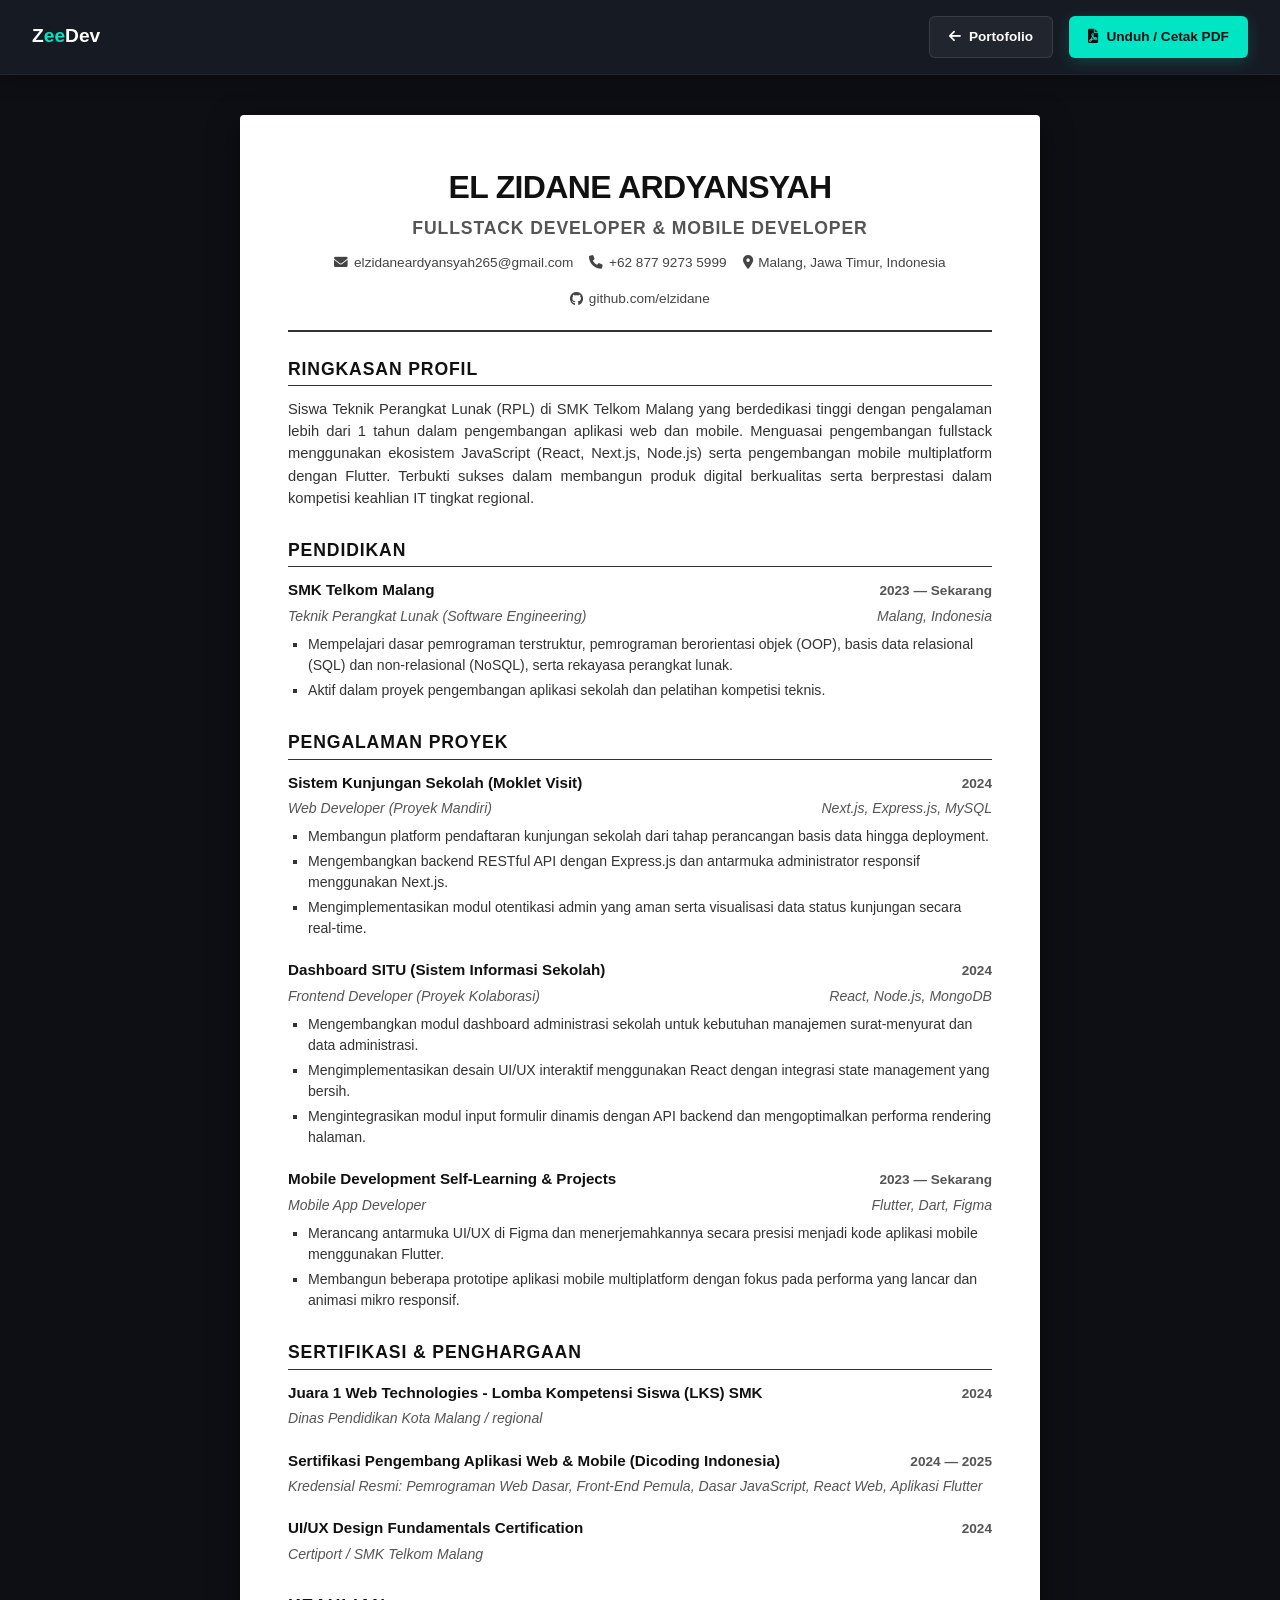
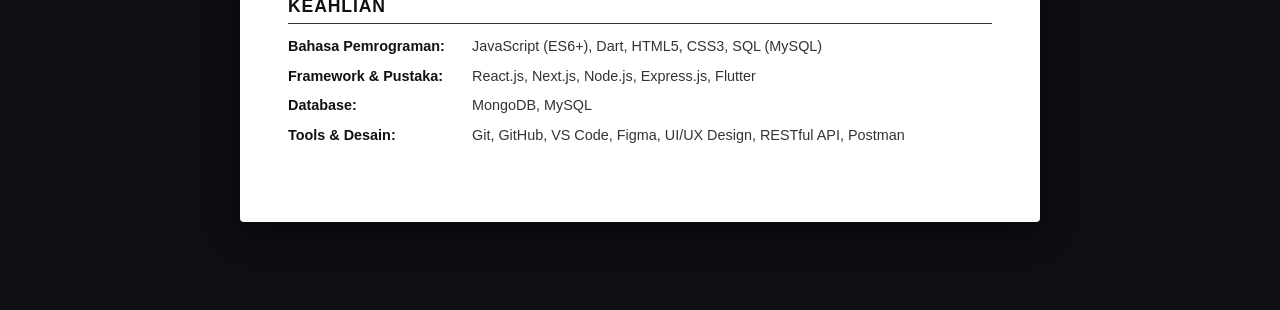
<file: cv.html>
<!DOCTYPE html>
<html lang="id">
<head>
    <meta charset="UTF-8">
    <meta name="viewport" content="width=device-width, initial-scale=1.0">
    <title>CV EL Zidane Ardyansyah - ATS Friendly</title>
    <link rel="stylesheet" href="https://cdnjs.cloudflare.com/ajax/libs/font-awesome/6.0.0/css/all.min.css">
    <style>
        :root {
            --bg-color: #0d0f14;
            --text-color: #333333;
            --header-bg: #161a23;
            --accent-color: #00e5c3;
            --accent-blue: #5b7fff;
            --border-color: #e0e0e0;
            --font-main: 'Arial', sans-serif;
            --paper-bg: #ffffff;
        }

        * {
            box-sizing: border-box;
            margin: 0;
            padding: 0;
        }

        body {
            font-family: var(--font-main);
            background-color: var(--bg-color);
            color: var(--text-color);
            line-height: 1.5;
            padding-bottom: 3rem;
        }

        /* ─── SCREEN CONTROLS ────────────────────────────────────── */
        .controls-bar {
            background-color: var(--header-bg);
            border-bottom: 1px solid rgba(255, 255, 255, 0.05);
            padding: 1rem 2rem;
            display: flex;
            justify-content: space-between;
            align-items: center;
            position: sticky;
            top: 0;
            z-index: 100;
            box-shadow: 0 4px 20px rgba(0, 0, 0, 0.3);
        }

        .controls-logo {
            color: #ffffff;
            font-weight: 700;
            font-size: 1.2rem;
            text-decoration: none;
        }
        .controls-logo span {
            color: var(--accent-color);
        }

        .controls-btns {
            display: flex;
            gap: 1rem;
        }

        .btn {
            display: inline-flex;
            align-items: center;
            gap: 0.5rem;
            padding: 0.6rem 1.2rem;
            border-radius: 6px;
            font-size: 0.85rem;
            font-weight: 600;
            cursor: pointer;
            text-decoration: none;
            transition: all 0.3s ease;
            border: none;
        }

        .btn-back {
            background-color: rgba(255, 255, 255, 0.05);
            color: #ffffff;
            border: 1px solid rgba(255, 255, 255, 0.1);
        }

        .btn-back:hover {
            background-color: rgba(255, 255, 255, 0.1);
            color: var(--accent-blue);
        }

        .btn-print {
            background-color: var(--accent-color);
            color: #0d0f14;
            box-shadow: 0 4px 15px rgba(0, 229, 195, 0.2);
        }

        .btn-print:hover {
            background-color: #00c4a6;
            transform: translateY(-2px);
        }

        /* ─── RESUME CONTAINER (PAPER WRAP) ──────────────────────── */
        .resume-wrapper {
            max-width: 800px;
            margin: 2.5rem auto;
            background-color: var(--paper-bg);
            padding: 3rem;
            box-shadow: 0 10px 30px rgba(0, 0, 0, 0.5);
            border-radius: 4px;
        }

        /* ─── ATS RESUME FORMAT ──────────────────────────────────── */
        .cv-header {
            text-align: center;
            border-bottom: 2px solid #333;
            padding-bottom: 1.25rem;
            margin-bottom: 1.5rem;
        }

        .cv-name {
            font-size: 2rem;
            font-weight: bold;
            letter-spacing: -0.02em;
            color: #111111;
            margin-bottom: 0.25rem;
            text-transform: uppercase;
        }

        .cv-title {
            font-size: 1.1rem;
            font-weight: 600;
            color: #555555;
            margin-bottom: 0.75rem;
            text-transform: uppercase;
            letter-spacing: 0.05em;
        }

        .cv-contact {
            display: flex;
            justify-content: center;
            flex-wrap: wrap;
            gap: 1rem;
            font-size: 0.85rem;
            color: #444444;
        }

        .cv-contact span {
            display: flex;
            align-items: center;
            gap: 0.35rem;
        }

        .cv-contact a {
            color: #444444;
            text-decoration: none;
        }

        .cv-contact a:hover {
            text-decoration: underline;
        }

        /* Section Layout */
        .cv-section {
            margin-bottom: 1.75rem;
        }

        .cv-section-title {
            font-size: 1.1rem;
            font-weight: bold;
            color: #111111;
            border-bottom: 1px solid #333;
            padding-bottom: 0.2rem;
            margin-bottom: 0.75rem;
            text-transform: uppercase;
            letter-spacing: 0.05em;
        }

        .cv-summary-text {
            font-size: 0.92rem;
            color: #333333;
            text-align: justify;
        }

        /* Timeline Items */
        .cv-item {
            margin-bottom: 1.25rem;
        }
        .cv-item:last-child {
            margin-bottom: 0;
        }

        .cv-item-header {
            display: flex;
            justify-content: space-between;
            align-items: baseline;
            margin-bottom: 0.25rem;
        }

        .cv-item-title {
            font-size: 0.95rem;
            font-weight: bold;
            color: #111111;
        }

        .cv-item-date {
            font-size: 0.85rem;
            font-weight: 600;
            color: #555555;
        }

        .cv-item-sub {
            display: flex;
            justify-content: space-between;
            font-size: 0.88rem;
            font-style: italic;
            color: #555555;
            margin-bottom: 0.4rem;
        }

        .cv-item-bullets {
            list-style-type: square;
            margin-left: 1.25rem;
            font-size: 0.88rem;
            color: #333333;
        }

        .cv-item-bullets li {
            margin-bottom: 0.25rem;
        }

        /* Skills Lists */
        .skills-container {
            display: flex;
            flex-direction: column;
            gap: 0.5rem;
        }

        .skills-row {
            font-size: 0.9rem;
            color: #333333;
        }

        .skills-label {
            font-weight: bold;
            color: #111111;
            display: inline-block;
            width: 180px;
        }

        /* ─── PRINT MEDIA INSTRUCTIONS ──────────────────────────── */
        @media print {
            body {
                background-color: #ffffff;
                color: #000000;
                padding-bottom: 0;
            }

            .controls-bar {
                display: none !important;
            }

            .resume-wrapper {
                margin: 0;
                padding: 0;
                box-shadow: none;
                max-width: 100%;
                background-color: #ffffff;
            }

            /* Margins optimized for standard A4 */
            @page {
                size: A4;
                margin: 1.5cm;
            }

            a {
                text-decoration: none;
                color: #000000;
            }
        }
    </style>
</head>
<body>

    <!-- CONTROL BAR (Screen Only) -->
    <div class="controls-bar">
        <a href="index.html" class="controls-logo">Z<span>ee</span>Dev</a>
        <div class="controls-btns">
            <a href="index.html" class="btn btn-back"><i class="fas fa-arrow-left"></i> Portofolio</a>
            <button onclick="window.print()" class="btn btn-print"><i class="fas fa-file-pdf"></i> Unduh / Cetak PDF</button>
        </div>
    </div>

    <!-- ATS RESUME MAIN PAGE -->
    <div class="resume-wrapper">
        
        <!-- HEADER CONTACT -->
        <header class="cv-header">
            <h1 class="cv-name">EL Zidane Ardyansyah</h1>
            <div class="cv-title">Fullstack Developer & Mobile Developer</div>
            <div class="cv-contact">
                <span><i class="fas fa-envelope"></i> <a href="mailto:elzidaneardyansyah265@gmail.com">elzidaneardyansyah265@gmail.com</a></span>
                <span><i class="fas fa-phone"></i> +62 877 9273 5999</span>
                <span><i class="fas fa-map-marker-alt"></i> Malang, Jawa Timur, Indonesia</span>
                <span><i class="fab fa-github"></i> <a href="https://github.com/elzidane" target="_blank">github.com/elzidane</a></span>
            </div>
        </header>

        <!-- PROFILE SUMMARY -->
        <section class="cv-section">
            <h2 class="cv-section-title">Ringkasan Profil</h2>
            <p class="cv-summary-text">
                Siswa Teknik Perangkat Lunak (RPL) di SMK Telkom Malang yang berdedikasi tinggi dengan pengalaman lebih dari 1 tahun dalam pengembangan aplikasi web dan mobile. Menguasai pengembangan fullstack menggunakan ekosistem JavaScript (React, Next.js, Node.js) serta pengembangan mobile multiplatform dengan Flutter. Terbukti sukses dalam membangun produk digital berkualitas serta berprestasi dalam kompetisi keahlian IT tingkat regional.
            </p>
        </section>

        <!-- EDUCATION -->
        <section class="cv-section">
            <h2 class="cv-section-title">Pendidikan</h2>
            <div class="cv-item">
                <div class="cv-item-header">
                    <span class="cv-item-title">SMK Telkom Malang</span>
                    <span class="cv-item-date">2023 — Sekarang</span>
                </div>
                <div class="cv-item-sub">
                    <span>Teknik Perangkat Lunak (Software Engineering)</span>
                    <span>Malang, Indonesia</span>
                </div>
                <ul class="cv-item-bullets">
                    <li>Mempelajari dasar pemrograman terstruktur, pemrograman berorientasi objek (OOP), basis data relasional (SQL) dan non-relasional (NoSQL), serta rekayasa perangkat lunak.</li>
                    <li>Aktif dalam proyek pengembangan aplikasi sekolah dan pelatihan kompetisi teknis.</li>
                </ul>
            </div>
        </section>

        <!-- PROJECT EXPERIENCE -->
        <section class="cv-section">
            <h2 class="cv-section-title">Pengalaman Proyek</h2>
            
            <!-- Project 1 -->
            <div class="cv-item">
                <div class="cv-item-header">
                    <span class="cv-item-title">Sistem Kunjungan Sekolah (Moklet Visit)</span>
                    <span class="cv-item-date">2024</span>
                </div>
                <div class="cv-item-sub">
                    <span>Web Developer (Proyek Mandiri)</span>
                    <span>Next.js, Express.js, MySQL</span>
                </div>
                <ul class="cv-item-bullets">
                    <li>Membangun platform pendaftaran kunjungan sekolah dari tahap perancangan basis data hingga deployment.</li>
                    <li>Mengembangkan backend RESTful API dengan Express.js dan antarmuka administrator responsif menggunakan Next.js.</li>
                    <li>Mengimplementasikan modul otentikasi admin yang aman serta visualisasi data status kunjungan secara real-time.</li>
                </ul>
            </div>

            <!-- Project 2 -->
            <div class="cv-item">
                <div class="cv-item-header">
                    <span class="cv-item-title">Dashboard SITU (Sistem Informasi Sekolah)</span>
                    <span class="cv-item-date">2024</span>
                </div>
                <div class="cv-item-sub">
                    <span>Frontend Developer (Proyek Kolaborasi)</span>
                    <span>React, Node.js, MongoDB</span>
                </div>
                <ul class="cv-item-bullets">
                    <li>Mengembangkan modul dashboard administrasi sekolah untuk kebutuhan manajemen surat-menyurat dan data administrasi.</li>
                    <li>Mengimplementasikan desain UI/UX interaktif menggunakan React dengan integrasi state management yang bersih.</li>
                    <li>Mengintegrasikan modul input formulir dinamis dengan API backend dan mengoptimalkan performa rendering halaman.</li>
                </ul>
            </div>

            <!-- Project 3 -->
            <div class="cv-item">
                <div class="cv-item-header">
                    <span class="cv-item-title">Mobile Development Self-Learning & Projects</span>
                    <span class="cv-item-date">2023 — Sekarang</span>
                </div>
                <div class="cv-item-sub">
                    <span>Mobile App Developer</span>
                    <span>Flutter, Dart, Figma</span>
                </div>
                <ul class="cv-item-bullets">
                    <li>Merancang antarmuka UI/UX di Figma dan menerjemahkannya secara presisi menjadi kode aplikasi mobile menggunakan Flutter.</li>
                    <li>Membangun beberapa prototipe aplikasi mobile multiplatform dengan fokus pada performa yang lancar dan animasi mikro responsif.</li>
                </ul>
            </div>
        </section>

        <!-- CERTIFICATES & ACHIEVEMENTS -->
        <section class="cv-section">
            <h2 class="cv-section-title">Sertifikasi & Penghargaan</h2>
            <div class="cv-item">
                <div class="cv-item-header">
                    <span class="cv-item-title">Juara 1 Web Technologies - Lomba Kompetensi Siswa (LKS) SMK</span>
                    <span class="cv-item-date">2024</span>
                </div>
                <div class="cv-item-sub">
                    <span>Dinas Pendidikan Kota Malang / regional</span>
                </div>
            </div>
            <div class="cv-item">
                <div class="cv-item-header">
                    <span class="cv-item-title">Sertifikasi Pengembang Aplikasi Web & Mobile (Dicoding Indonesia)</span>
                    <span class="cv-item-date">2024 — 2025</span>
                </div>
                <div class="cv-item-sub">
                    <span>Kredensial Resmi: Pemrograman Web Dasar, Front-End Pemula, Dasar JavaScript, React Web, Aplikasi Flutter</span>
                </div>
            </div>
            <div class="cv-item">
                <div class="cv-item-header">
                    <span class="cv-item-title">UI/UX Design Fundamentals Certification</span>
                    <span class="cv-item-date">2024</span>
                </div>
                <div class="cv-item-sub">
                    <span>Certiport / SMK Telkom Malang</span>
                </div>
            </div>
        </section>

        <!-- SKILLS -->
        <section class="cv-section">
            <h2 class="cv-section-title">Keahlian</h2>
            <div class="skills-container">
                <div class="skills-row">
                    <span class="skills-label">Bahasa Pemrograman:</span>
                    <span>JavaScript (ES6+), Dart, HTML5, CSS3, SQL (MySQL)</span>
                </div>
                <div class="skills-row">
                    <span class="skills-label">Framework & Pustaka:</span>
                    <span>React.js, Next.js, Node.js, Express.js, Flutter</span>
                </div>
                <div class="skills-row">
                    <span class="skills-label">Database:</span>
                    <span>MongoDB, MySQL</span>
                </div>
                <div class="skills-row">
                    <span class="skills-label">Tools & Desain:</span>
                    <span>Git, GitHub, VS Code, Figma, UI/UX Design, RESTful API, Postman</span>
                </div>
            </div>
        </section>

    </div>

    <!-- AUTO-TRIGGER PRINT ON PAGE LOAD -->
    <script>
        window.addEventListener('DOMContentLoaded', () => {
            // Delay print popup slightly to let the page render completely
            setTimeout(() => {
                window.print();
            }, 600);
        });
    </script>
</body>
</html>
</file>
